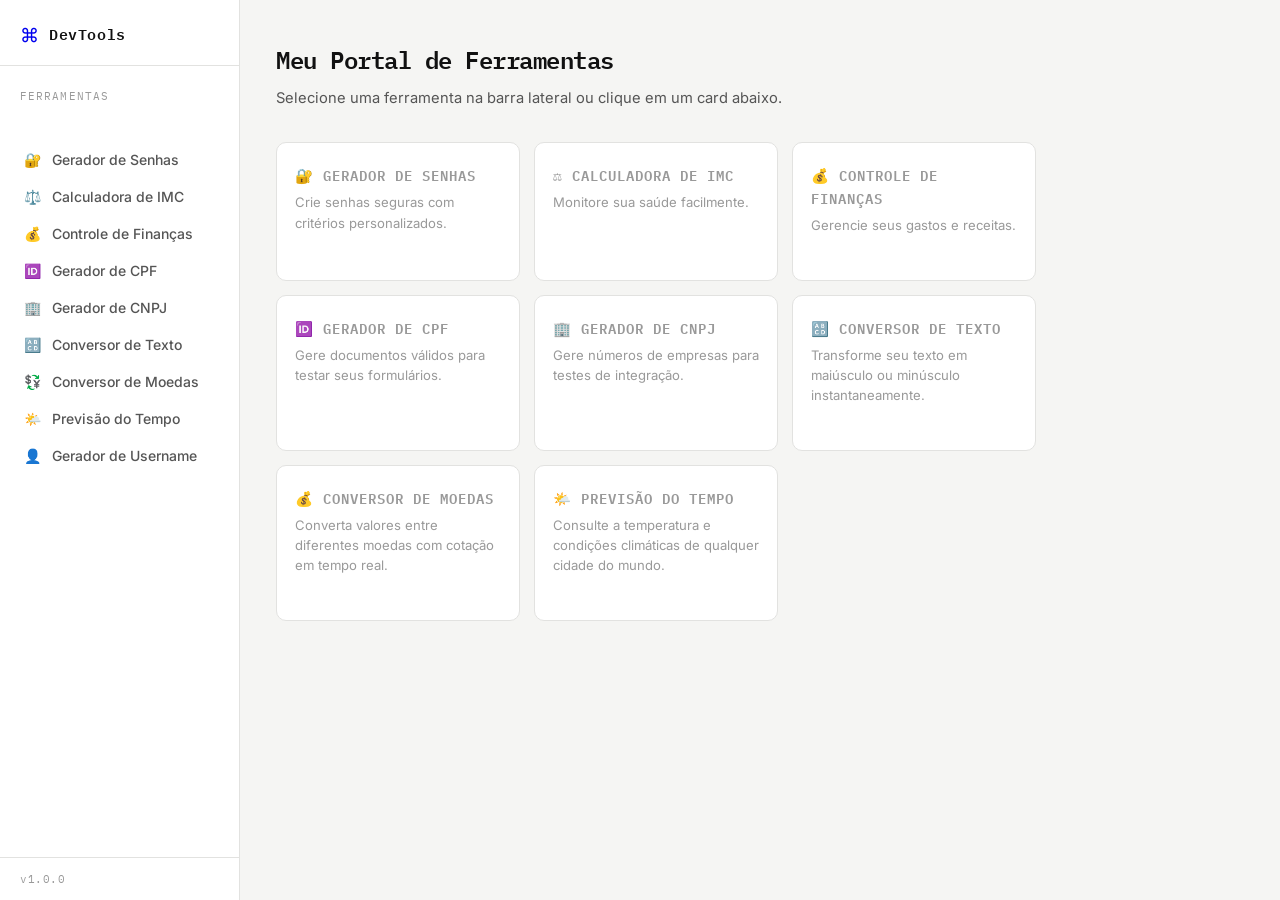
<file: index.html>
<!DOCTYPE html>
<html lang="pt-br">
<head>
    <meta charset="UTF-8">
    <meta name="viewport" content="width=device-width, initial-scale=1.0">
    <title>WebTools Portal</title>
    <link rel="stylesheet" href="css/styles.css">
</head>
<body>

    <main class="main-content">
        <div class="main-inner">
            <div class="page-header">
                <h1>Meu Portal de Ferramentas</h1>
                <p>Selecione uma ferramenta na barra lateral ou clique em um card abaixo.</p>
            </div>

            <div class="tools-grid">
                <a href="tools/gerador.html" class="card">
                    <h3>🔐 Gerador de Senhas</h3>
                    <p>Crie senhas seguras com critérios personalizados.</p>
                </a>
                <a href="tools/imc.html" class="card">
                    <h3>⚖️ Calculadora de IMC</h3>
                    <p>Monitore sua saúde facilmente.</p>
                </a>
                <a href="tools/financas.html" class="card">
                    <h3>💰 Controle de Finanças</h3>
                    <p>Gerencie seus gastos e receitas.</p>
                </a>
                <a href="tools/cpf.html" class="card">
                    <h3>🆔 Gerador de CPF</h3>
                    <p>Gere documentos válidos para testar seus formulários.</p>
                </a>
                <a href="tools/cnpj.html" class="card">
                    <h3>🏢 Gerador de CNPJ</h3>
                    <p>Gere números de empresas para testes de integração.</p>
                </a>
                <a href="tools/texto.html" class="card">
                    <h3>🔠 Conversor de Texto</h3>
                    <p>Transforme seu texto em maiúsculo ou minúsculo instantaneamente.</p>
                </a>

                <a href="tools/conversor-moedas.html" class="card">
                    <h3>💰 Conversor de Moedas</h3>
                    <p>Converta valores entre diferentes moedas com cotação em tempo real.</p>
                </a>

                <a href="tools/previsao-tempo.html" class="card">
                    <h3>🌤️ Previsão do Tempo</h3>
                    <p>Consulte a temperatura e condições climáticas de qualquer cidade do mundo.</p>
                </a>
            </div>
        </div>
    </main>

    <script src="js/sidebar.js"></script>
</body>
</html>
</file>
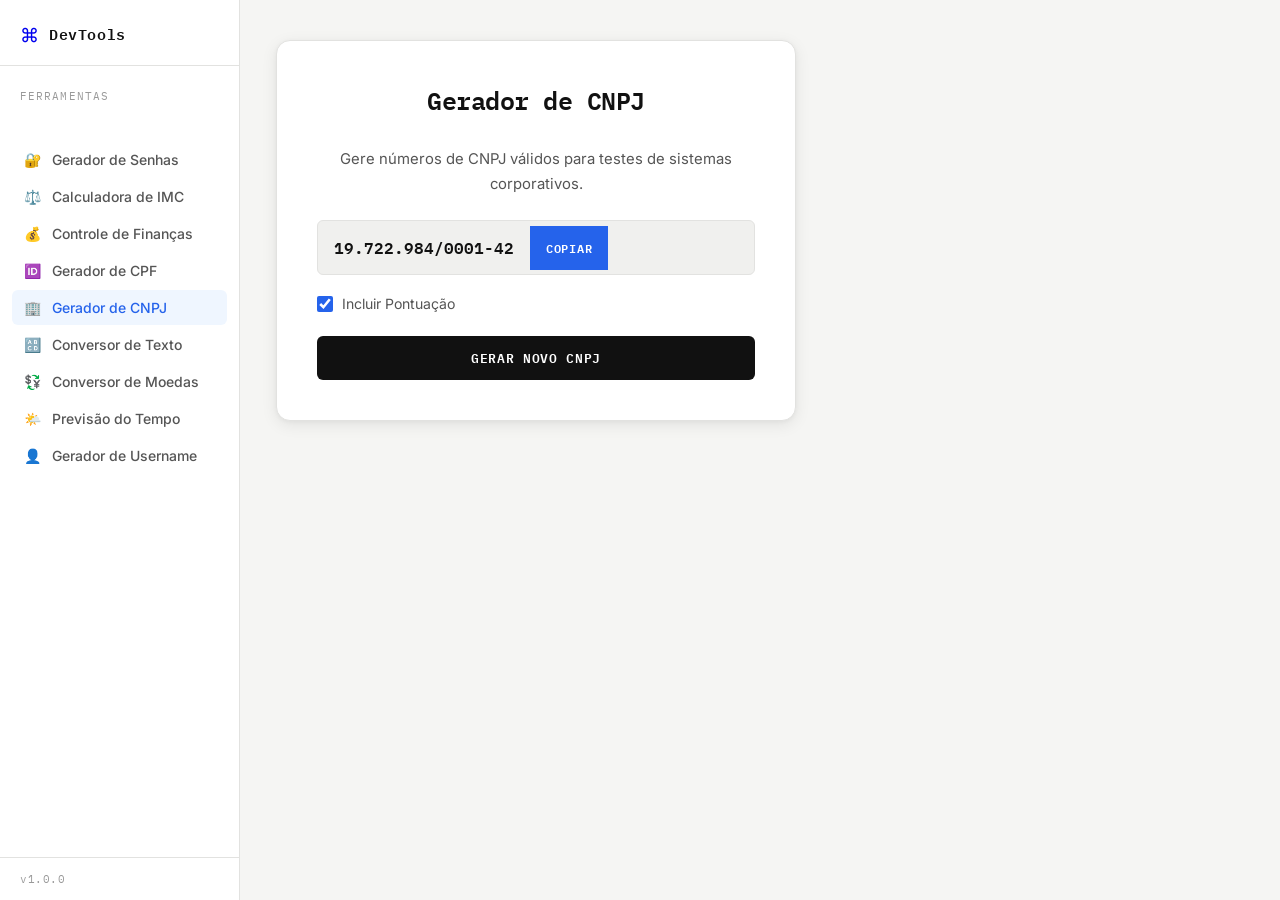
<file: tools/cnpj.html>
<!DOCTYPE html>
<html lang="pt-br">
<head>
    <meta charset="UTF-8">
    <meta name="viewport" content="width=device-width, initial-scale=1.0">
    <title>Gerador de CNPJ</title>
    <link rel="stylesheet" href="../css/styles.css">
</head>
<body>
    <main class="main-content">
        <div class="container">
            <h1>Gerador de CNPJ</h1>
            <p>Gere números de CNPJ válidos para testes de sistemas corporativos.</p>

            <div class="password-display">
                <h3 id="cnpjOutput">00.000.000/0001-00</h3>
                <button id="copyButton">Copiar</button>
            </div>

            <div class="options">
                <label>
                    <input type="checkbox" id="comPontuacao" checked> 
                    Incluir Pontuação
                </label>
            </div>

            <button id="btnGerarCNPJ">GERAR NOVO CNPJ</button>
        </div>

        <script src="../js/sidebar.js"></script>
        <script src="../js/cnpj.js"></script>
    </body>
    </html>
</file>
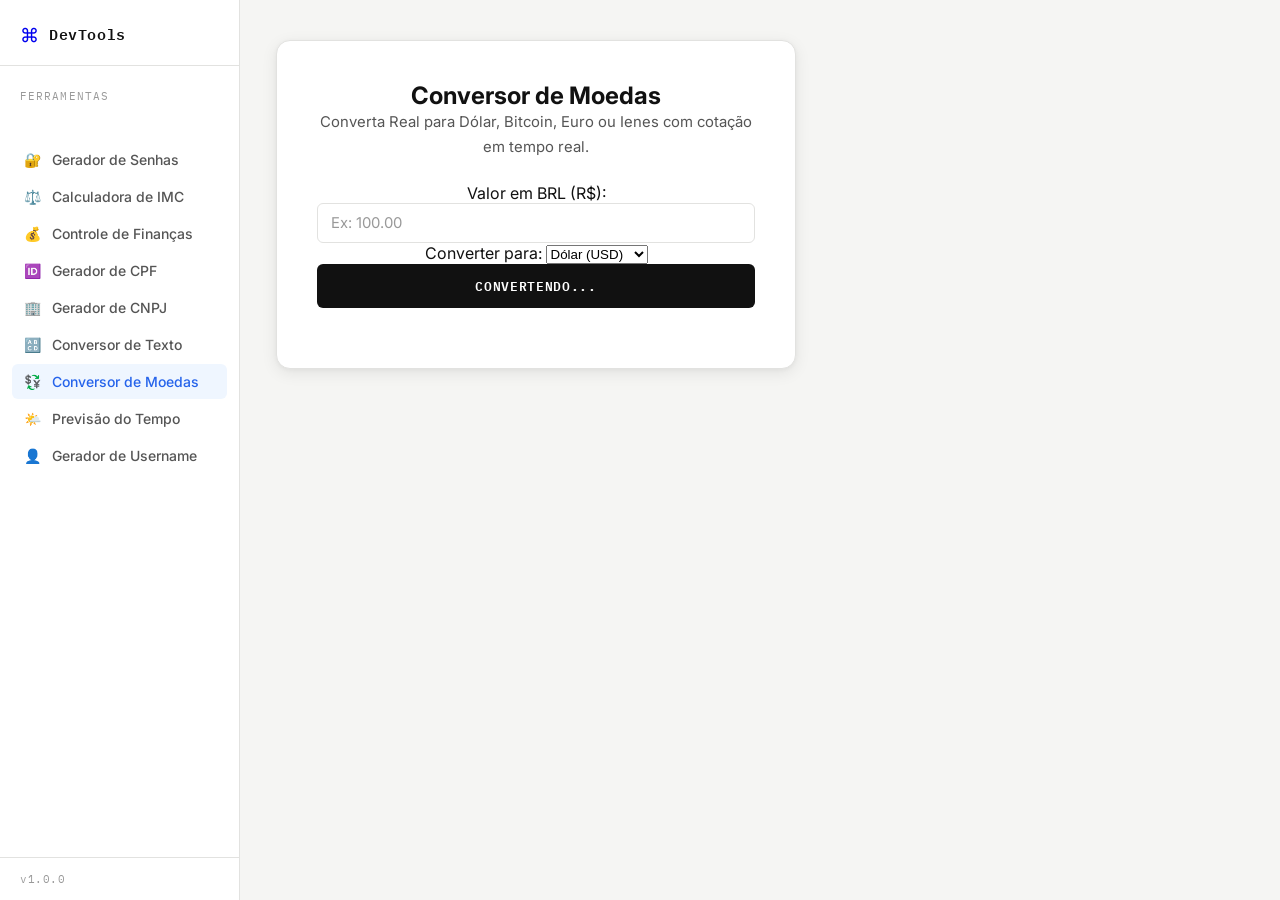
<file: tools/conversor-moedas.html>
<!DOCTYPE html>
<html lang="pt-br">
<head>
    <meta charset="UTF-8">
    <meta name="viewport" content="width=device-width, initial-scale=1.0">
    <title>Conversor de Moedas – DevTools</title>
    <link rel="stylesheet" href="../css/styles.css">
</head>
<body>
    <main class="main-content">
        <div class="container">
        <h2>Conversor de Moedas</h2>
        <p>Converta Real para Dólar, Bitcoin, Euro ou Ienes com cotação em tempo real.</p>
    
        <div class="input-group">
            <label>Valor em BRL (R$):</label>
            <input type="number" id="valorBRL" placeholder="Ex: 100.00">
        </div>
    
        <div class="input-group">
            <label>Converter para:</label>
            <select id="moedaDestino">
                <option value="USD">Dólar (USD)</option>
                <option value="EUR">Euro (EUR)</option>
                <option value="BTC">Bitcoin (BTC)</option>
                <option value="JPY">Iene (JPY)</option>
            </select>
        </div>

        <button onclick="converter()">Convertendo...</button>

        <div id="resultado" style="margin-top: 20px; font-weight: bold;">
            <!-- O resultado aparecerá aqui -->
        </div>
    </div>

    <script src="../js/sidebar.js"></script>
    <script src="../js/conversor-moedas.js"></script>
</file>
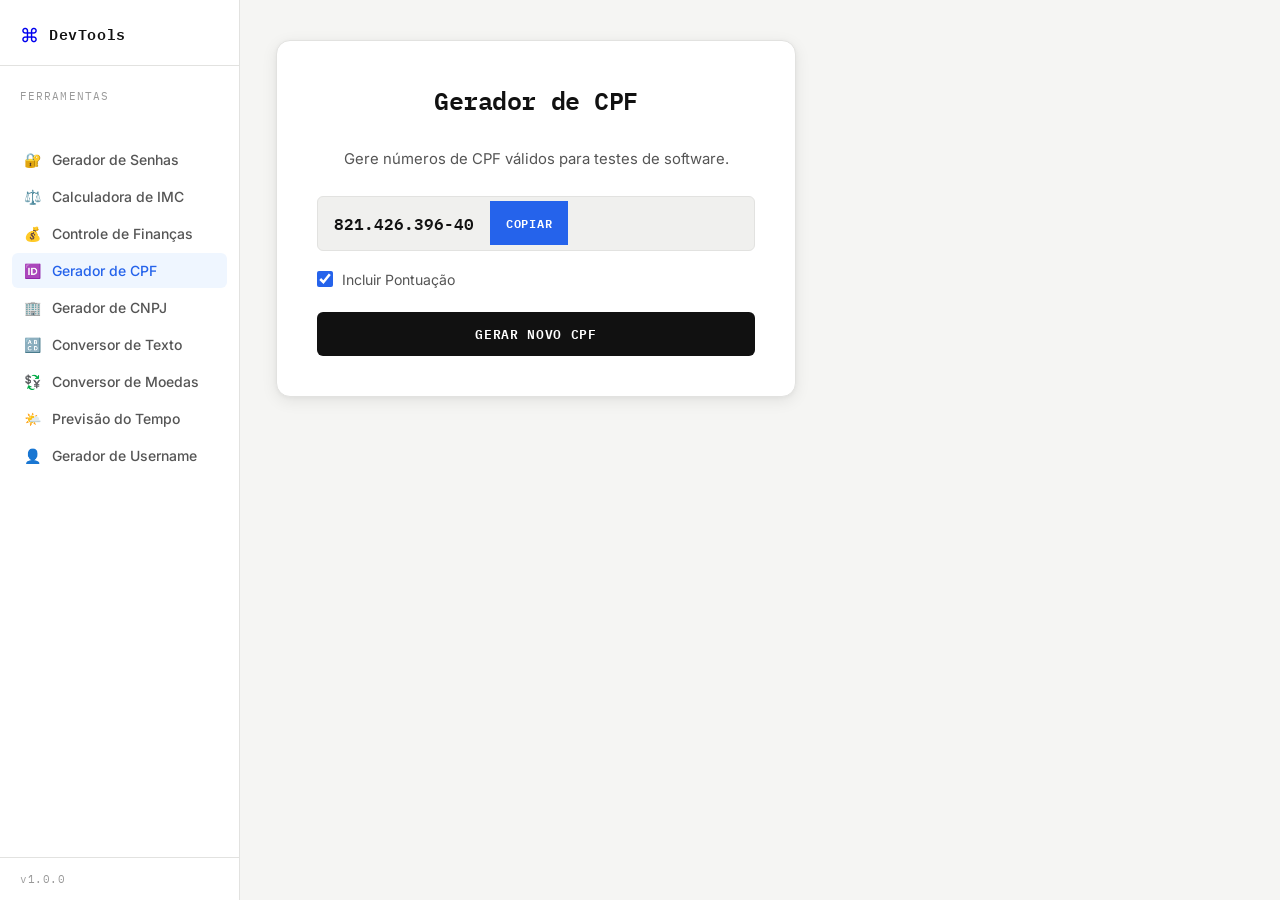
<file: tools/cpf.html>
<!DOCTYPE html>
<html lang="pt-br">
<head>
    <meta charset="UTF-8">
    <meta name="viewport" content="width=device-width, initial-scale=1.0">
    <title>Gerador de CPF – DevTools</title>
    <link rel="stylesheet" href="../css/styles.css">
</head>
<body>
    <main class="main-content">
        <div class="container">
            <h1>Gerador de CPF</h1>
            <p>Gere números de CPF válidos para testes de software.</p>

            <div class="password-display">
                <h3 id="cpfOutput">000.000.000-00</h3>
                <button id="copyButton">Copiar</button>
            </div>

            <div class="options">
                <label>
                    <input type="checkbox" id="comPontuacao" checked>
                    Incluir Pontuação
                </label>
            </div>

            <button id="btnGerarCPF">GERAR NOVO CPF</button>
        </div>
    </main>

    <script src="../js/sidebar.js"></script>
    <script src="../js/cpf.js"></script>
</body>
</html>
</file>
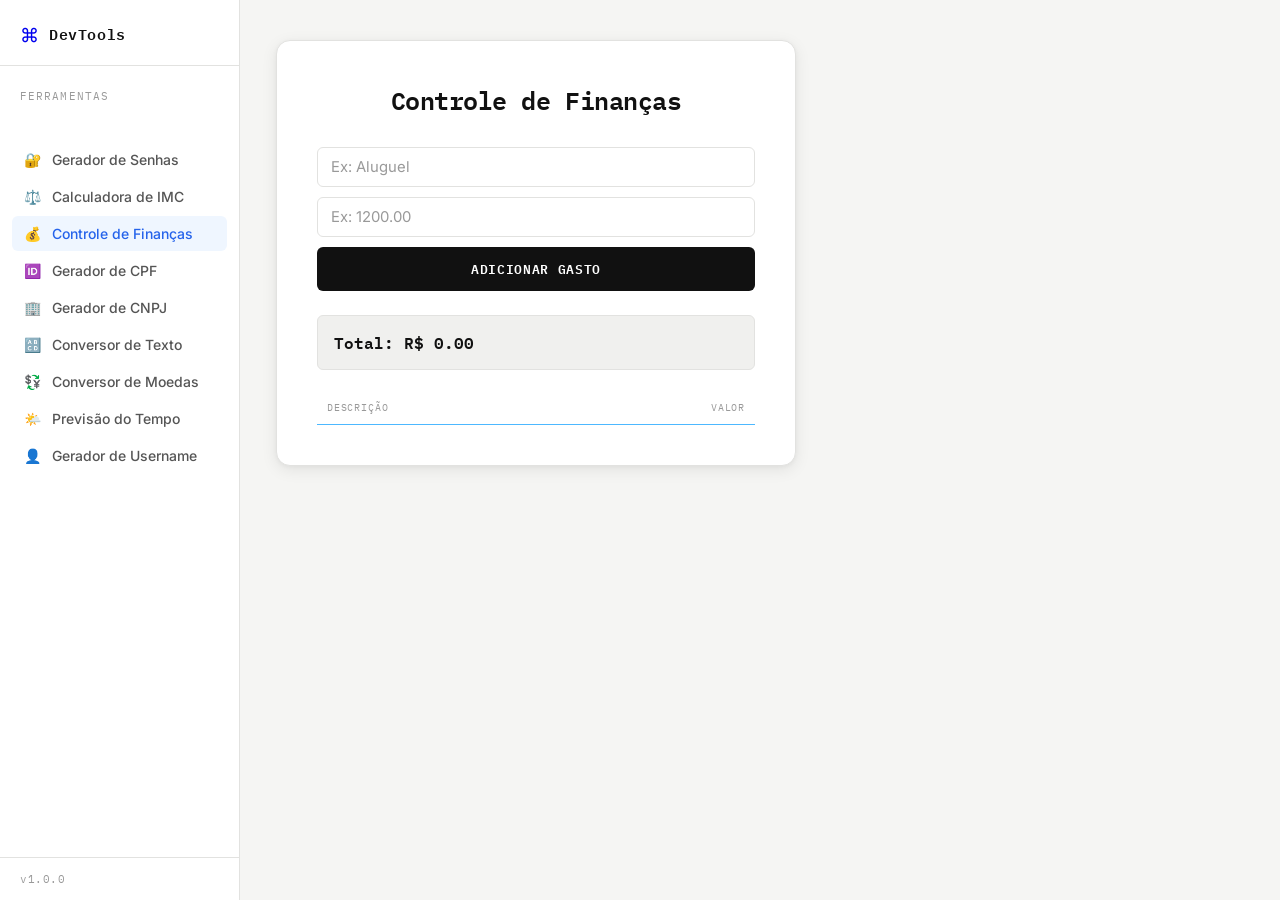
<file: tools/financas.html>
<!DOCTYPE html>
<html lang="pt-br">
<head>
    <meta charset="UTF-8">
    <meta name="viewport" content="width=device-width, initial-scale=1.0">
    <title>Controle de Finanças</title>
    <link rel="stylesheet" href="../css/styles.css">
</head>
<body>
    <main class="main-content">
        <div class="container">
        <h1>Controle de Finanças</h1>

        <div class="controls">
            <input type="text" id="desc" placeholder="Ex: Aluguel">
            <input type="number" id="valor" placeholder="Ex: 1200.00">
            <button id="btnAdicionar">Adicionar Gasto</button>
        </div>

        <div class="password-display" style="margin-top: 20px;">
            <h3>Total: R$ <span id="totalGasto">0.00</span></h3>
        </div>

        <table id="tabelaFinancas" style="width: 100%; margin-top: 20px; color: white; border-collapse: collapse;">
            <thead>
                <tr style="border-bottom: 1px solid #4db8ff;">
                    <th style="text-align: left; padding: 10px;">Descrição</th>
                    <th style="text-align: right; padding: 10px;">Valor</th>
                </tr>
            </thead>
            <tbody id="listaGastos">
                </tbody>
        </table>
    </div>

    <script src="../js/sidebar.js"></script>
    <script src="../js/financas.js"></script>
</body>
</html>
</file>
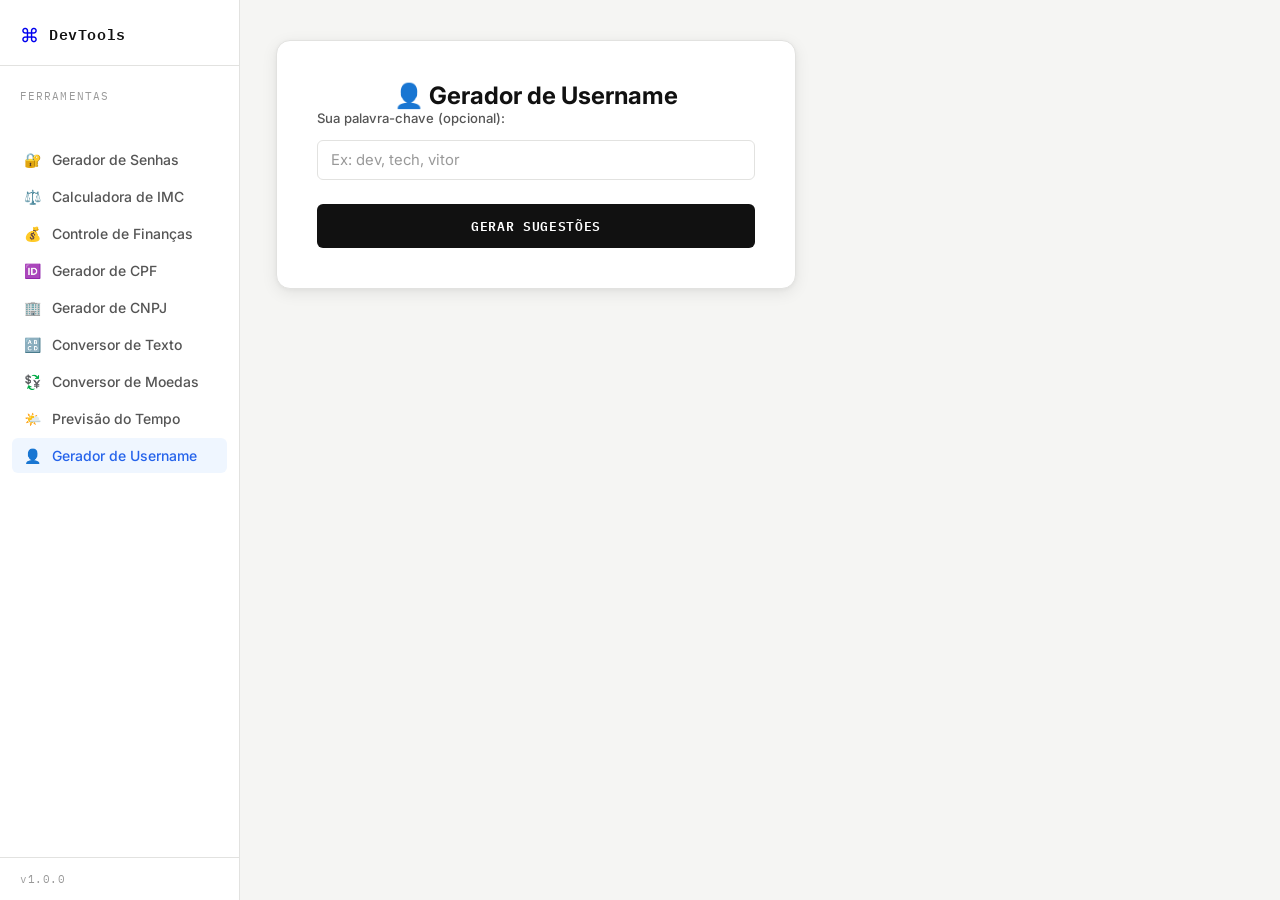
<file: tools/gerador-username.html>
<!DOCTYPE html>
<html lang="pt-br">
<head>
    <meta charset="UTF-8">
    <meta name="viewport" content="width=device-width, initial-scale=1.0">
    <title>Gerador de Username – DevTools</title>
    <link rel="stylesheet" href="../css/styles.css">
</head>
<body>
    <main class="main-content">
        <div class="container">
            <h2>👤 Gerador de Username</h2>
            <div class="controls">
                <label>Sua palavra-chave (opcional):</label>
                <input type="text" id="palavraChave" placeholder="Ex: dev, tech, vitor">
            </div>
            <button onclick="gerarUsername()" id="btnGerar">Gerar Sugestões</button>

            <div id="resultadoUser" class="password-display" style="margin-top: 20px; display: none; text-align: left;">
                <ul id="listaUsers" style="list-style: none; padding: 0; margin: 0;"></ul>
            </div>
        </div>
    </main>

    <script src="../js/sidebar.js"></script>
    <script src="../js/gerador-username.js"></script>
</body>
</html>
</file>
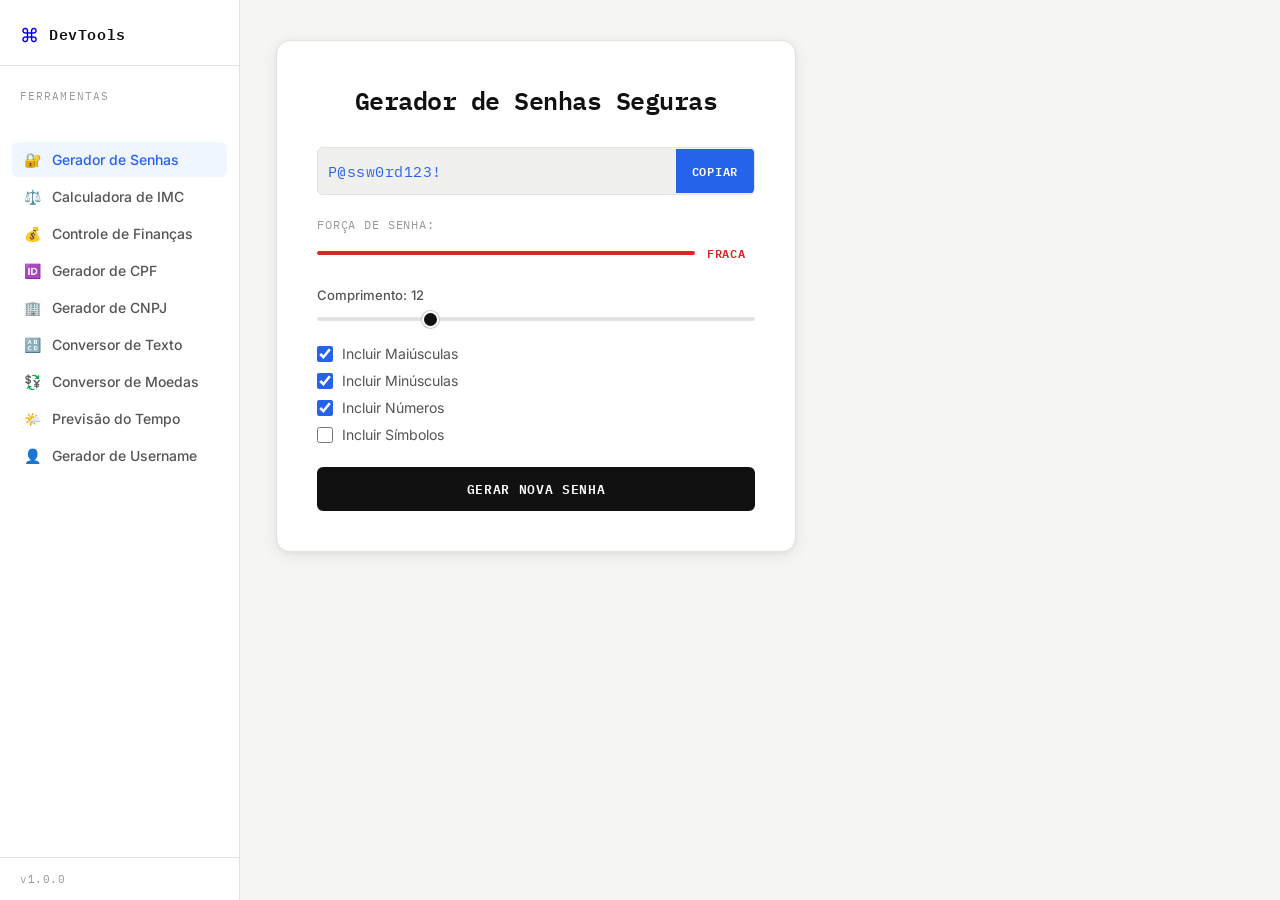
<file: tools/gerador.html>
<!DOCTYPE html>
<html lang="pt-br">
<head>
    <meta charset = "UTF-8">
    <meta name="viewport" content ="width=device-width, initial-scale=1.0">
    <title>Gerador de Senhas Seguras</title>
    <link rel="stylesheet" href="../css/styles.css">
</head>
<body>
    <main class="main-content">
        <div class="container">
        <h1>Gerador de Senhas Seguras</h1>

    <div class="password-display">
        <input type="text" id="passwordOutput" readonly value="P@ssw0rd123!" aria-label="Senha gerada">
        <button id="copyButton">Copiar</button>
    </div>

    <div class="strength-indicator">
        <p>Força de Senha:</p>
        <div class="strength-bar-container">
            <div id="strengthBar" class="strength-bar weak"></div>
            <span id="strengthText" class="weak">Fraca</span>
        </div>
    </div>

    <div class="controls">
            <label for="passwordLength">Comprimento: <span id="lengthValue">12</span></label>
            <input type="range" id="passwordLength" min="8" max="24" value="12">
    </div>

    <div class="options">
            <label><input type="checkbox" id="includeUppercase" checked> Incluir Maiúsculas</label>
            <label><input type="checkbox" id="includeLowercase" checked> Incluir Minúsculas</label>
            <label><input type="checkbox" id="includeNumbers" checked> Incluir Números</label>
            <label><input type="checkbox" id="includeSymbols"> Incluir Símbolos</label>
        </div>

        <button id="generateButton">GERAR NOVA SENHA</button>
    </div>
    
    <script src="../js/sidebar.js"></script>
    <script src="../js/script.js"></script>
</body>
</html>
</file>
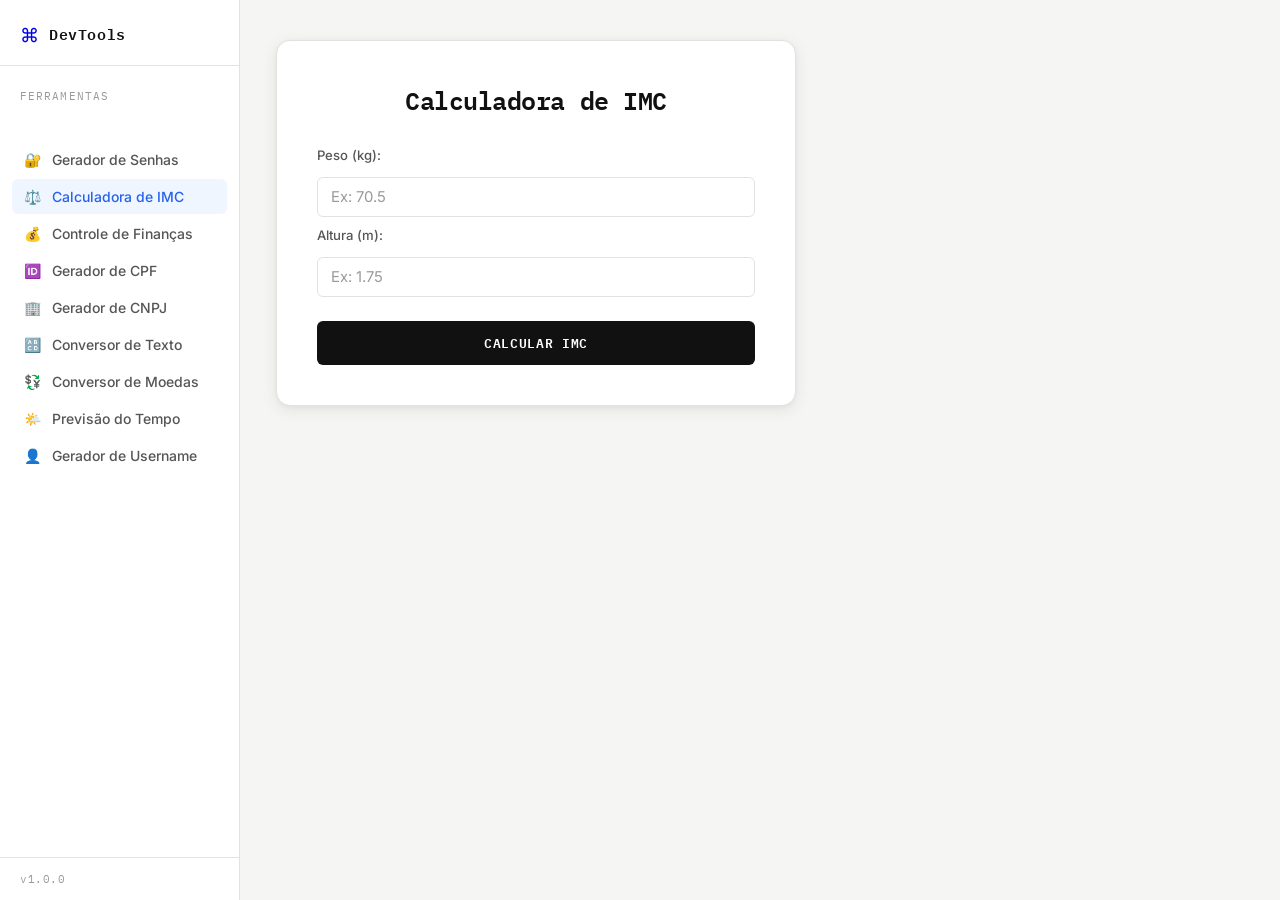
<file: tools/imc.html>
<!DOCTYPE html>
<html lang="pt-br">
<head>
    <meta charset="UTF-8">
    <meta name="viewport" content="width=device-width, initial-scale=1.0">
    <title>Calculadora de IMC</title>
    <link rel="stylesheet" href="../css/styles.css">
</head>
<body>
    <main class="main-content">
        <div class="container">
        <h1>Calculadora de IMC</h1>
        
        <div class="controls">
            <label>Peso (kg):</label>
            <input type="number" id="peso" placeholder="Ex: 70.5">
            
            <label>Altura (m):</label>
            <input type="number" id="altura" placeholder="Ex: 1.75">
        </div>

        <button id="btnCalcular">Calcular IMC</button>

        <div id="resultadoImc" class="password-display" style="margin-top: 20px; display: none;">
            <span id="valorImc">--</span>
            <p id="classificacaoImc"></p>
        </div>
    </div>

    <script src="../js/sidebar.js"></script>
    <script src="../js/imc.js"></script>
</body>
</html>
</file>
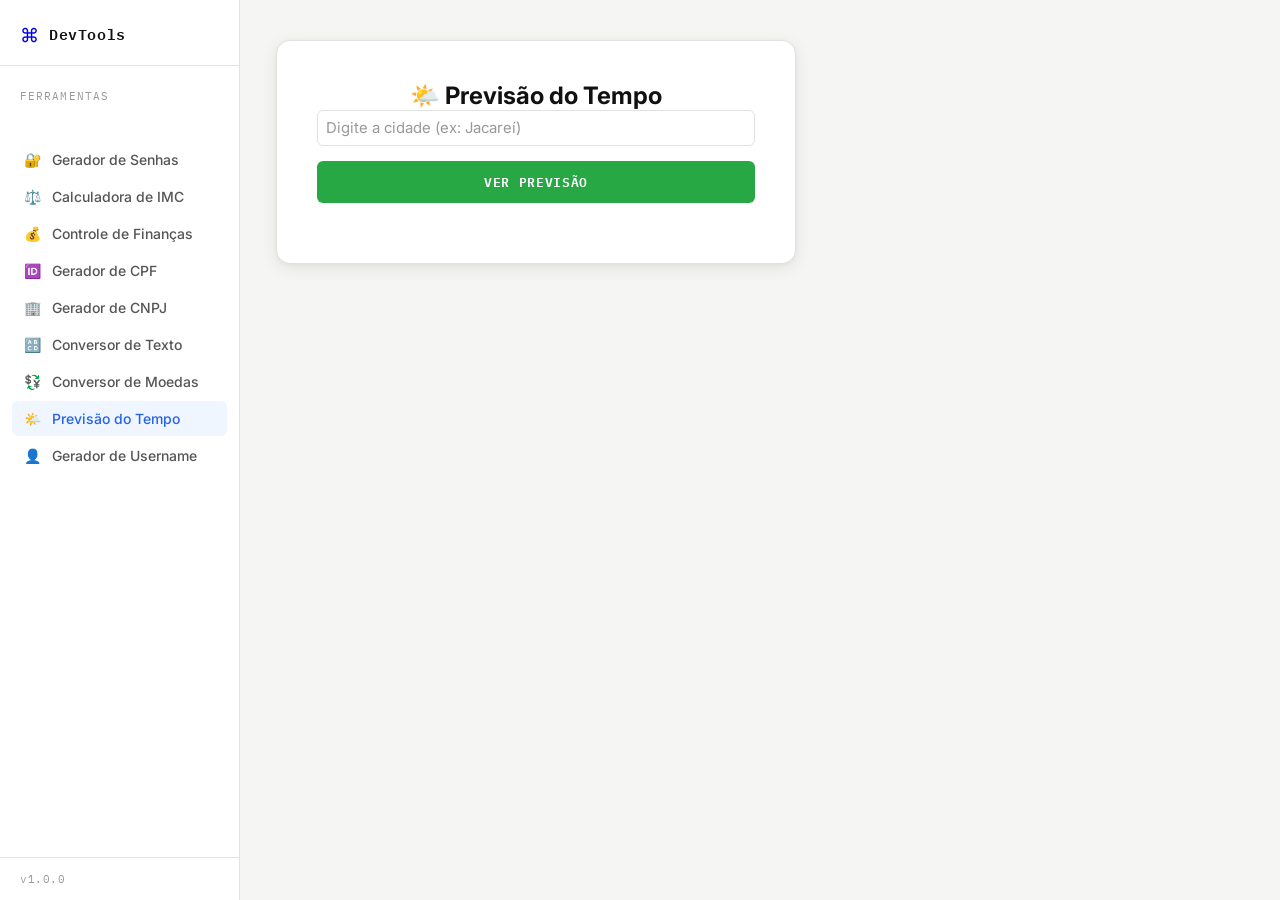
<file: tools/previsao-tempo.html>
<!DOCTYPE html>
<html lang="pt-br">
<head>
    <meta charset="UTF-8">
    <meta name="viewport" content="width=device-width, initial-scale=1.0">
    <title>Previsão do Tempo – DevTools</title>
    <link rel="stylesheet" href="../css/styles.css">
</head>
<body>
    <main class="main-content">
    <div class="container">
        <h2>🌤️ Previsão do Tempo</h2>
        <div style="margin-bottom: 15px;">
            <input type="text" id="cidade" placeholder="Digite a cidade (ex: Jacareí)" style="width: 100%; padding: 8px;">
        </div>
        <button onclick="buscarTempo()" style="width: 100%; padding: 10px; background: #28a745; color: white; border: none; cursor: pointer;">
            Ver Previsão
        </button>

        <div id="resultadoTempo" style="margin-top: 20px; text-align: center;">
            <!-- Dados aqui -->
        </div>
    </div>


    <script src="../js/sidebar.js"></script>
    <script src="../js/previsao-tempo.js"></script>
</file>
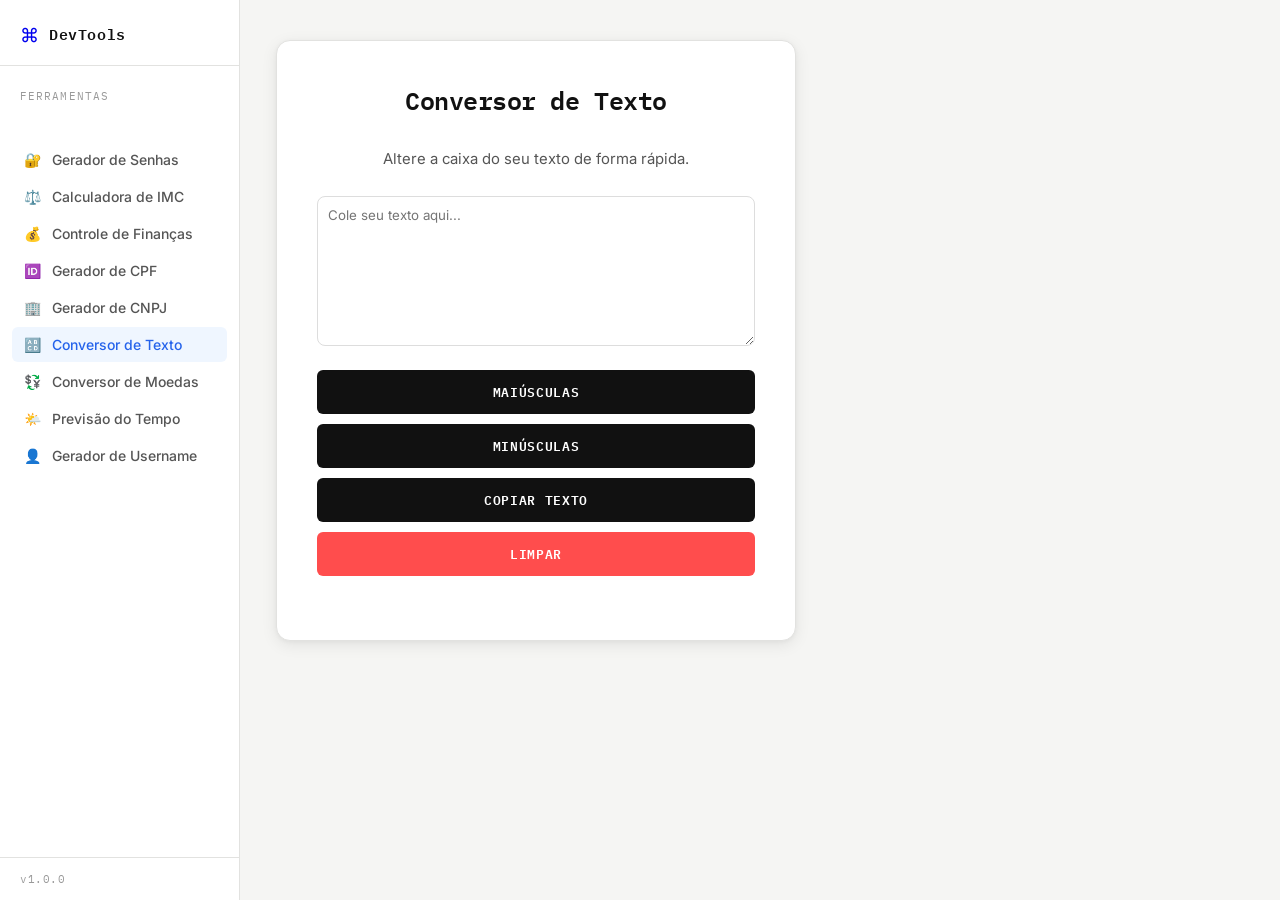
<file: tools/texto.html>
<!DOCTYPE html>
<html lang="pt-br">
<head>
    <meta charset="UTF-8">
    <meta name="viewport" content="width=device-width, initial-scale=1.0">
    <title>Conversor de Texto</title>
    <link rel="stylesheet" href="../css/styles.css">
</head>
<body>
    <main class="main-content">
        <div class="container">
        <h1>Conversor de Texto</h1>
        <p>Altere a caixa do seu texto de forma rápida.</p>

        <textarea id="inputText" placeholder="Cole seu texto aqui..." rows="8" style="width: 100%; padding: 10px; border-radius: 8px; border: 1px solid #ddd; margin-bottom: 20px; font-family: inherit;"></textarea>

        <div class="controls" style="display: flex; gap: 10px; flex-wrap: wrap; justify-content: center;">
            <button id="btnUpper">MAIÚSCULAS</button>
            <button id="btnLower">minúsculas</button>
            <button id="btnCopy">Copiar Texto</button>
            <button id="btnClear" style="background-color: #ff4d4d;">Limpar</button>
        </div>
    </div>

    <script src="../js/sidebar.js"></script>
    <script src="../js/texto.js"></script>
</body>
</html>
</file>
<file: css/styles.css>
@import url('https://fonts.googleapis.com/css2?family=IBM+Plex+Mono:wght@400;600&family=Inter:wght@300;400;500;600&display=swap');

/* ─── Tokens ─────────────────────────────────────────────────────────────── */

:root {
  --bg:            #ffffff;
  --bg-page:       #f5f5f3;
  --bg-subtle:     #f0f0ee;
  --bg-hover:      #e9e9e7;

  --accent:        #2563eb;
  --accent-light:  #eff6ff;
  --accent-muted:  rgba(37, 99, 235, 0.12);

  --success:       #16a34a;
  --warning:       #d97706;
  --danger:        #dc2626;

  --text-primary:  #111111;
  --text-secondary:#555555;
  --text-muted:    #999999;

  --border:        #e2e2e0;
  --border-strong: #c8c8c5;

  --radius-sm:     6px;
  --radius-md:     10px;
  --radius-lg:     14px;

  --font-mono:     'IBM Plex Mono', monospace;
  --font-sans:     'Inter', sans-serif;

  --shadow-sm:     0 1px 3px rgba(0,0,0,0.06), 0 1px 2px rgba(0,0,0,0.04);
  --shadow-md:     0 4px 16px rgba(0,0,0,0.08), 0 1px 4px rgba(0,0,0,0.04);

  --sidebar-width: 240px;
}

/* ─── Reset ───────────────────────────────────────────────────────────────── */

*, *::before, *::after { box-sizing: border-box; margin: 0; padding: 0; }
html { scroll-behavior: smooth; }

/* ─── Layout ──────────────────────────────────────────────────────────────── */

body {
  font-family: var(--font-sans);
  background: var(--bg-page);
  color: var(--text-primary);
  min-height: 100vh;
  display: flex;
}

.main-content {
  margin-left: var(--sidebar-width);
  flex: 1;
  min-height: 100vh;
  padding: 40px 36px;
  display: flex;
  align-items: flex-start;
}

/* ─── Sidebar ─────────────────────────────────────────────────────────────── */

.sidebar {
  width: var(--sidebar-width);
  background: var(--bg);
  border-right: 1px solid var(--border);
  height: 100vh;
  position: fixed;
  top: 0; left: 0;
  display: flex;
  flex-direction: column;
  z-index: 100;
  transition: transform 0.25s ease;
}

.sidebar-header {
  display: flex;
  align-items: center;
  gap: 10px;
  padding: 22px 20px 18px;
  border-bottom: 1px solid var(--border);
}

.sidebar-brand {
  display: flex;
  align-items: center;
  gap: 10px;
  text-decoration: none;
}

.sidebar-logo { font-size: 1.2em; }

.sidebar-title {
  font-family: var(--font-mono);
  font-size: 0.92em;
  font-weight: 600;
  color: var(--text-primary);
  letter-spacing: 0.04em;
}

.sidebar-nav {
  flex: 1;
  padding: 16px 12px;
  overflow-y: auto;
  display: flex;
  flex-direction: column;
  gap: 2px;
}

.sidebar-section-label {
  font-family: var(--font-mono);
  font-size: 0.68em;
  text-transform: uppercase;
  letter-spacing: 0.1em;
  color: var(--text-muted);
  padding: 6px 8px 10px;
}

.sidebar-link {
  display: flex;
  align-items: center;
  gap: 10px;
  padding: 9px 10px;
  border-radius: var(--radius-sm);
  text-decoration: none;
  color: var(--text-secondary);
  font-size: 0.875em;
  font-weight: 500;
  transition: background 0.15s, color 0.15s;
}
.sidebar-link:hover       { background: var(--bg-hover); color: var(--text-primary); }
.sidebar-link.active      { background: var(--accent-light); color: var(--accent); }
.sidebar-link-icon        { width: 20px; text-align: center; flex-shrink: 0; }

.sidebar-footer {
  padding: 14px 20px;
  border-top: 1px solid var(--border);
  font-family: var(--font-mono);
  font-size: 0.7em;
  color: var(--text-muted);
  letter-spacing: 0.05em;
}

/* ─── Mobile toggle ───────────────────────────────────────────────────────── */

.sidebar-toggle {
  display: none;
  position: fixed;
  top: 14px; left: 14px;
  z-index: 200;
  width: 38px; height: 38px;
  padding: 0;
  background: var(--bg);
  border: 1px solid var(--border);
  border-radius: var(--radius-sm);
  font-size: 1.1em;
  cursor: pointer;
  box-shadow: var(--shadow-sm);
  color: var(--text-primary);
  align-items: center;
  justify-content: center;
  text-transform: none;
  letter-spacing: 0;
}

.sidebar-overlay {
  display: none;
  position: fixed;
  inset: 0;
  background: rgba(0,0,0,0.25);
  z-index: 90;
}
.sidebar-overlay.active { display: block; }

/* ─── Animação ────────────────────────────────────────────────────────────── */

@keyframes fadeUp {
  from { opacity: 0; transform: translateY(10px); }
  to   { opacity: 1; transform: translateY(0); }
}

/* ─── Index: header + grid ────────────────────────────────────────────────── */

.main-inner {
  width: 100%;
  max-width: 760px;
  animation: fadeUp 0.35s ease both;
}

.page-header { margin-bottom: 32px; }
.page-header h1 {
  font-family: var(--font-mono);
  font-size: 1.5em;
  font-weight: 600;
  letter-spacing: -0.02em;
  margin-bottom: 8px;
}
.page-header p { color: var(--text-secondary); font-size: 0.92em; line-height: 1.65; }

.tools-grid {
  display: grid;
  grid-template-columns: repeat(auto-fill, minmax(210px, 1fr));
  gap: 14px;
}

.card {
  display: block;
  background: var(--bg);
  border: 1px solid var(--border);
  border-radius: var(--radius-md);
  padding: 20px 18px;
  text-decoration: none;
  color: var(--text-primary);
  transition: border-color 0.18s, box-shadow 0.18s, transform 0.18s;
}
.card:hover { border-color: var(--border-strong); box-shadow: var(--shadow-md); transform: translateY(-2px); }
.card h3    { font-family: var(--font-mono); font-size: 0.9em; font-weight: 600; margin-bottom: 6px; }
.card p     { font-size: 0.82em; color: var(--text-muted); line-height: 1.55; }

/* ─── Ferramenta: container ───────────────────────────────────────────────── */

.container {
  background: var(--bg);
  border: 1px solid var(--border);
  border-radius: var(--radius-lg);
  padding: 40px;
  width: 100%;
  max-width: 520px;
  box-shadow: var(--shadow-md);
  text-align: center;
  animation: fadeUp 0.4s ease both;
}

h1 {
  font-family: var(--font-mono);
  font-size: 1.55em;
  font-weight: 600;
  letter-spacing: -0.02em;
  margin-bottom: 28px;
}

p {
  color: var(--text-secondary);
  font-size: 0.93em;
  line-height: 1.65;
  margin-bottom: 24px;
}

h3 {
  font-family: var(--font-mono);
  font-size: 0.78em;
  font-weight: 400;
  color: var(--text-muted);
  text-transform: uppercase;
  letter-spacing: 0.07em;
  margin-bottom: 10px;
}

/* ─── Formulário ──────────────────────────────────────────────────────────── */

.controls {
  display: flex;
  flex-direction: column;
  gap: 10px;
  margin-bottom: 24px;
  text-align: left;
}
.controls label {
  display: block;
  font-size: 0.82em;
  font-weight: 500;
  color: var(--text-secondary);
  margin-bottom: 4px;
}

.options { margin-bottom: 24px; text-align: left; }
.options label {
  display: flex;
  align-items: center;
  gap: 9px;
  font-size: 0.88em;
  margin-bottom: 10px;
  cursor: pointer;
  color: var(--text-secondary);
  transition: color 0.15s;
}
.options label:hover { color: var(--text-primary); }
.options input[type="checkbox"] {
  width: 16px; height: 16px;
  accent-color: var(--accent);
  cursor: pointer;
  flex-shrink: 0;
}

input[type="text"],
input[type="number"] {
  width: 100%;
  padding: 10px 13px;
  background: var(--bg);
  border: 1px solid var(--border);
  border-radius: var(--radius-sm);
  color: var(--text-primary);
  font-family: var(--font-sans);
  font-size: 0.93em;
  outline: none;
  transition: border-color 0.15s, box-shadow 0.15s;
  appearance: none;
}
input[type="text"]::placeholder,
input[type="number"]::placeholder  { color: var(--text-muted); }
input[type="text"]:focus,
input[type="number"]:focus {
  border-color: var(--accent);
  box-shadow: 0 0 0 3px var(--accent-muted);
}
input[type="number"]::-webkit-inner-spin-button,
input[type="number"]::-webkit-outer-spin-button { appearance: none; }

/* ─── Botões ──────────────────────────────────────────────────────────────── */

button {
  width: 100%;
  padding: 11px 20px;
  background: var(--text-primary);
  color: #fff;
  border: none;
  border-radius: var(--radius-sm);
  font-family: var(--font-mono);
  font-size: 0.82em;
  font-weight: 600;
  letter-spacing: 0.05em;
  text-transform: uppercase;
  cursor: pointer;
  transition: background 0.15s, transform 0.1s;
}
button:hover  { background: #333333; }
button:active { transform: scale(0.99); }

#copyButton {
  padding: 12px 16px;
  background: var(--accent);
  border-radius: 0;
  font-size: 0.75em;
  letter-spacing: 0.06em;
  width: auto;
}
#copyButton:hover  { background: #1d4ed8; }
#copyButton:active { transform: none; }

/* ─── Display de senha / CPF ──────────────────────────────────────────────── */

.password-display {
  display: flex;
  align-items: center;
  background: var(--bg-subtle);
  border: 1px solid var(--border);
  border-radius: var(--radius-sm);
  overflow: hidden;
  margin-bottom: 20px;
}
.password-display h3 {
  margin: 0;
  padding: 13px 16px;
  font-size: 1em;
  font-weight: 600;
  color: var(--text-primary);
  text-transform: none;
  letter-spacing: 0;
  white-space: nowrap;
}

#passwordOutput {
  flex-grow: 1;
  padding: 13px 10px;
  border: none;
  background: transparent;
  color: var(--accent);
  font-family: var(--font-mono);
  font-size: 0.95em;
  outline: none;
  letter-spacing: 0.03em;
  min-width: 0;
}

/* ─── Força da senha ──────────────────────────────────────────────────────── */

.strength-indicator { margin-bottom: 24px; text-align: left; }
.strength-indicator p {
  font-size: 0.76em;
  font-family: var(--font-mono);
  text-transform: uppercase;
  letter-spacing: 0.07em;
  color: var(--text-muted);
  margin-bottom: 8px;
}
.strength-bar-container { display: flex; align-items: center; gap: 12px; }

#strengthBar {
  flex-grow: 1;
  height: 4px;
  border-radius: 99px;
  background: var(--border);
  transition: background-color 0.3s;
}
#strengthBar.weak   { background-color: var(--danger); }
#strengthBar.medium { background-color: var(--warning); }
#strengthBar.strong { background-color: var(--success); }

#strengthText {
  font-family: var(--font-mono);
  font-size: 0.75em;
  font-weight: 600;
  text-transform: uppercase;
  letter-spacing: 0.06em;
  min-width: 48px;
}
#strengthText.weak   { color: var(--danger); }
#strengthText.medium { color: var(--warning); }
#strengthText.strong { color: var(--success); }

/* Slider */

#passwordLength {
  width: 100%;
  appearance: none;
  height: 4px;
  background: var(--border);
  outline: none;
  border-radius: 99px;
  cursor: pointer;
}
#passwordLength::-webkit-slider-thumb {
  appearance: none;
  width: 17px; height: 17px;
  border-radius: 50%;
  background: var(--text-primary);
  cursor: pointer;
  border: 2px solid var(--bg);
  box-shadow: 0 0 0 1px var(--border-strong);
  transition: transform 0.15s;
}
#passwordLength::-webkit-slider-thumb:hover { transform: scale(1.15); }

/*Tabela de finanças*/

#tabelaFinancas {
  width: 100%;
  margin-top: 20px;
  border-collapse: collapse;
  font-size: 0.9em;
}
#tabelaFinancas thead tr { border-bottom: 1.5px solid var(--border-strong); }
#tabelaFinancas th {
  padding: 8px 10px;
  font-family: var(--font-mono);
  font-size: 0.72em;
  text-transform: uppercase;
  letter-spacing: 0.08em;
  color: var(--text-muted);
  font-weight: 400;
}
#tabelaFinancas th:first-child { text-align: left; }
#tabelaFinancas th:last-child  { text-align: right; }
#tabelaFinancas tbody tr       { border-bottom: 1px solid var(--border); transition: background 0.1s; }
#tabelaFinancas tbody tr:hover { background: var(--bg-subtle); }
#tabelaFinancas td             { padding: 11px 10px; }
#tabelaFinancas td:first-child { text-align: left; font-size: 0.93em; }
#tabelaFinancas td:last-child  { text-align: right; font-family: var(--font-mono); font-size: 0.9em; font-weight: 600; }

#totalGasto { font-family: var(--font-mono); font-weight: 600; }

/* ─── Scrollbar ───────────────────────────────────────────────────────────── */

::-webkit-scrollbar       { width: 6px; }
::-webkit-scrollbar-track { background: var(--bg-page); }
::-webkit-scrollbar-thumb { background: var(--border-strong); border-radius: 99px; }
::-webkit-scrollbar-thumb:hover { background: var(--text-muted); }

/* ─── Responsivo ──────────────────────────────────────────────────────────── */

@media (max-width: 680px) {
  .sidebar         { transform: translateX(calc(-1 * var(--sidebar-width))); }
  .sidebar.open    { transform: translateX(0); box-shadow: var(--shadow-md); }
  .sidebar-toggle  { display: flex; }
  .main-content    { margin-left: 0; padding: 64px 16px 24px; }
  .tools-grid      { grid-template-columns: 1fr; }
  .container       { padding: 28px 20px; }
  h1               { font-size: 1.3em; }
}
</file>
